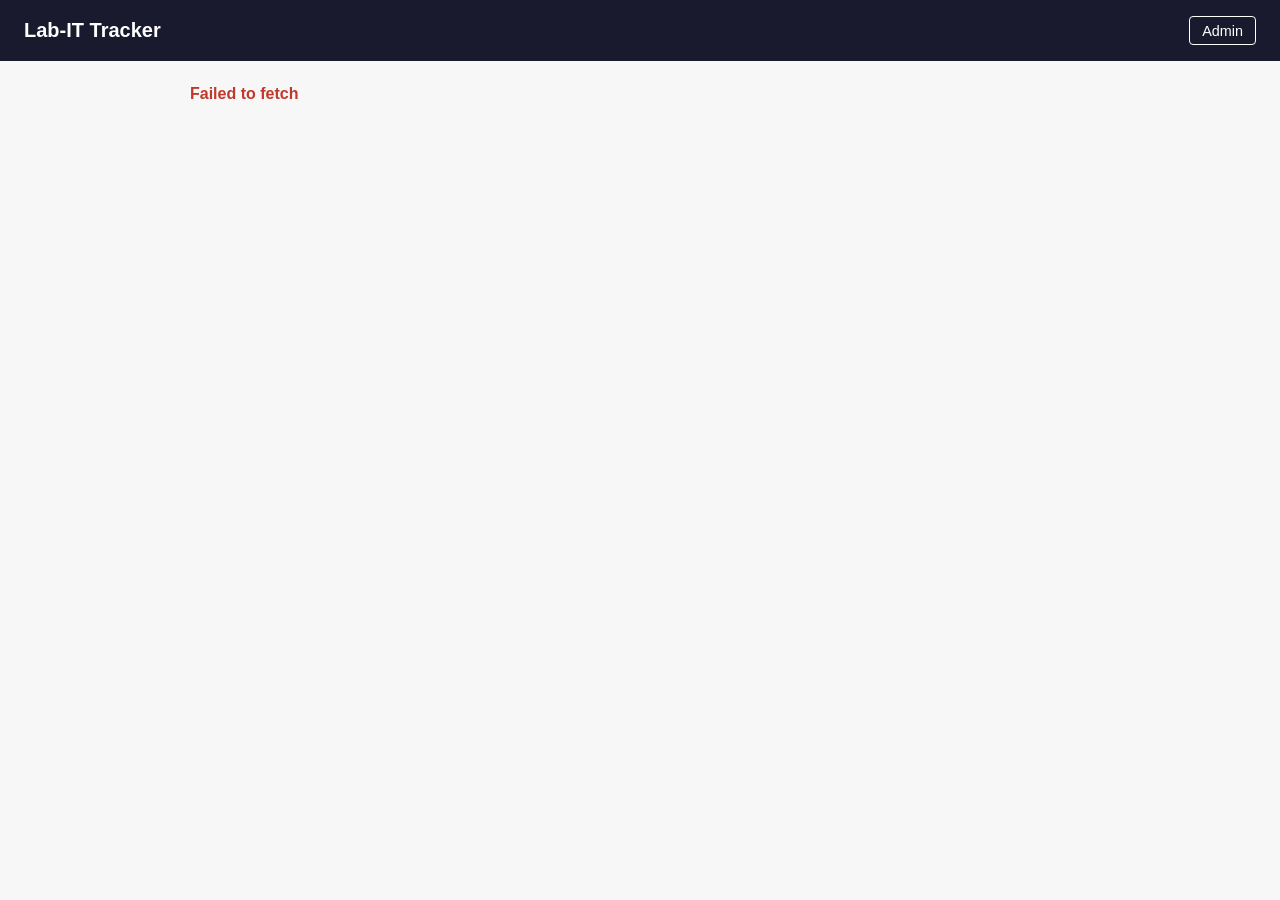
<file: index.html>
<!doctype html>
<html lang="en">
  <head>
    <meta charset="utf-8" />
    <meta name="viewport" content="width=device-width, initial-scale=1" />
    <title>Lab-IT Tracker</title>
    <link rel="stylesheet" href="assets/style.css" />
  </head>
  <body>
    <header>
      <h1>Lab-IT Tracker</h1>
      <a class="admin-link" href="admin/">Admin</a>
    </header>
    <main>
      <div id="status"></div>
      <table id="labs-table" class="labs-table" hidden>
        <thead>
          <tr>
            <th>Name</th>
            <th>Location</th>
            <th>Owner</th>
            <th>Status</th>
            <th>Tasks done</th>
          </tr>
        </thead>
        <tbody></tbody>
      </table>
    </main>
    <script src="assets/app.js"></script>
    <script>renderLabList();</script>
  </body>
</html>
</file>
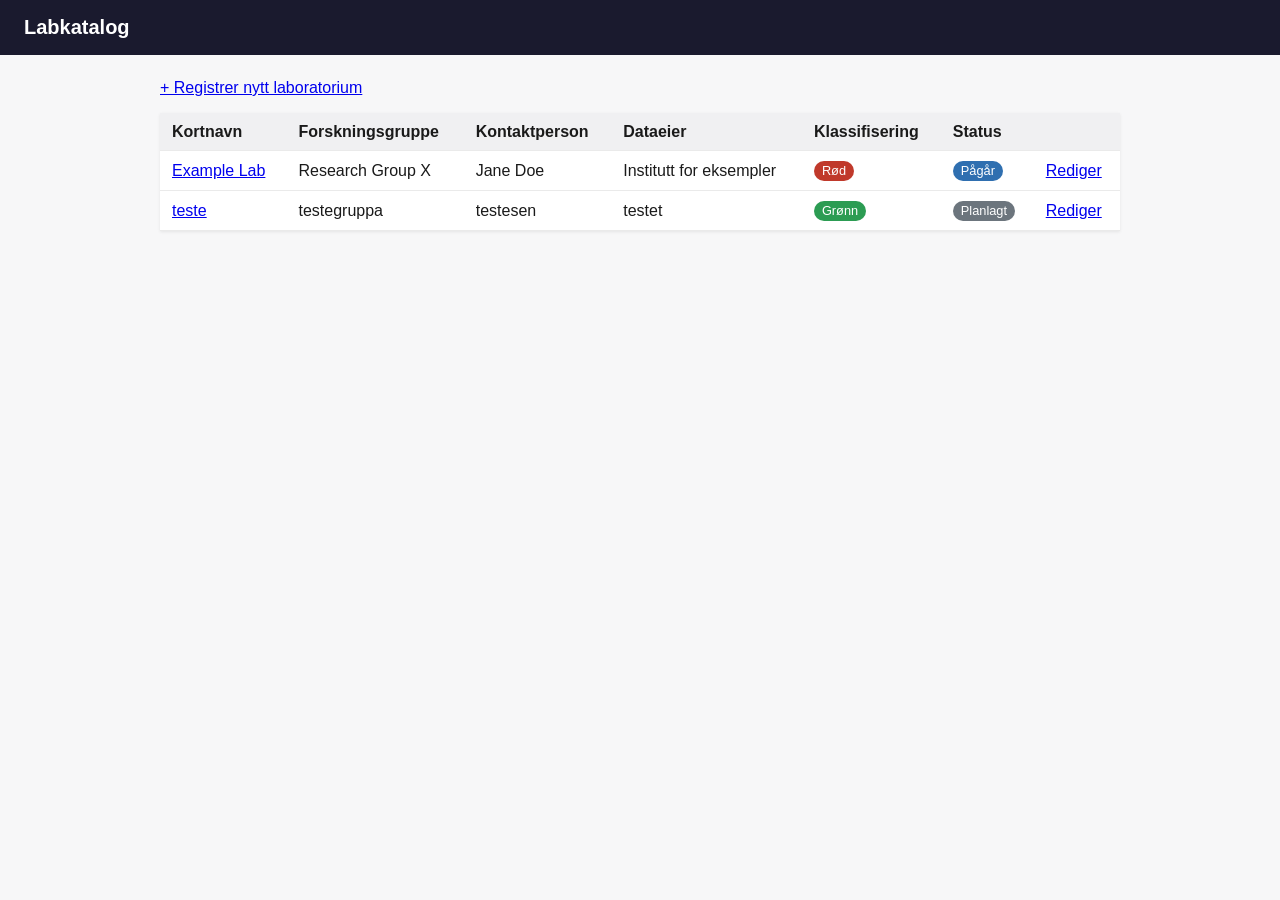
<file: catalog/index.html>
<!doctype html>
<html lang="no">
  <head>
    <meta charset="utf-8" />
    <meta name="viewport" content="width=device-width, initial-scale=1" />
    <title>Labkatalog</title>
    <link rel="stylesheet" href="assets/style.css" />
  </head>
  <body>
    <header>
      <h1>Labkatalog</h1>
    </header>
    <main>
      <p><a href="register.html">+ Registrer nytt laboratorium</a></p>
      <div id="status"></div>
      <table id="labs-table" class="labs-table" hidden>
        <thead>
          <tr>
            <th>Kortnavn</th>
            <th>Forskningsgruppe</th>
            <th>Kontaktperson</th>
            <th>Dataeier</th>
            <th>Klassifisering</th>
            <th>Status</th>
            <th></th>
          </tr>
        </thead>
        <tbody></tbody>
      </table>
    </main>
    <script src="assets/app.js"></script>
    <script>renderLabList();</script>
  </body>
</html>
</file>
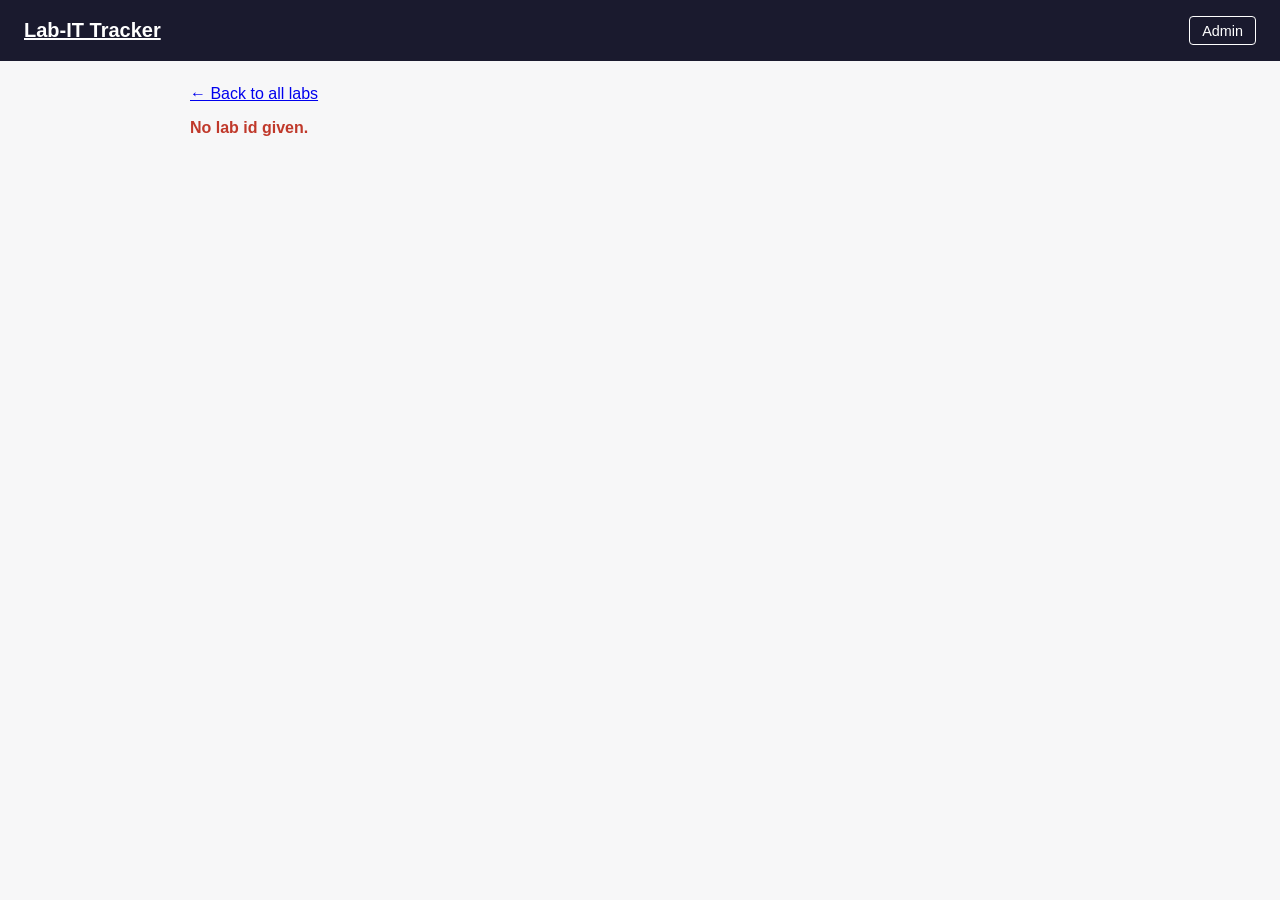
<file: lab.html>
<!doctype html>
<html lang="en">
  <head>
    <meta charset="utf-8" />
    <meta name="viewport" content="width=device-width, initial-scale=1" />
    <title>Lab-IT Tracker – Lab detail</title>
    <link rel="stylesheet" href="assets/style.css" />
  </head>
  <body>
    <header>
      <h1><a href="index.html">Lab-IT Tracker</a></h1>
      <a class="admin-link" href="admin/">Admin</a>
    </header>
    <main>
      <p><a href="index.html">&larr; Back to all labs</a></p>
      <div id="status"></div>
      <div id="lab-detail" hidden></div>
    </main>
    <script src="assets/app.js"></script>
    <script>renderLabDetail();</script>
  </body>
</html>
</file>
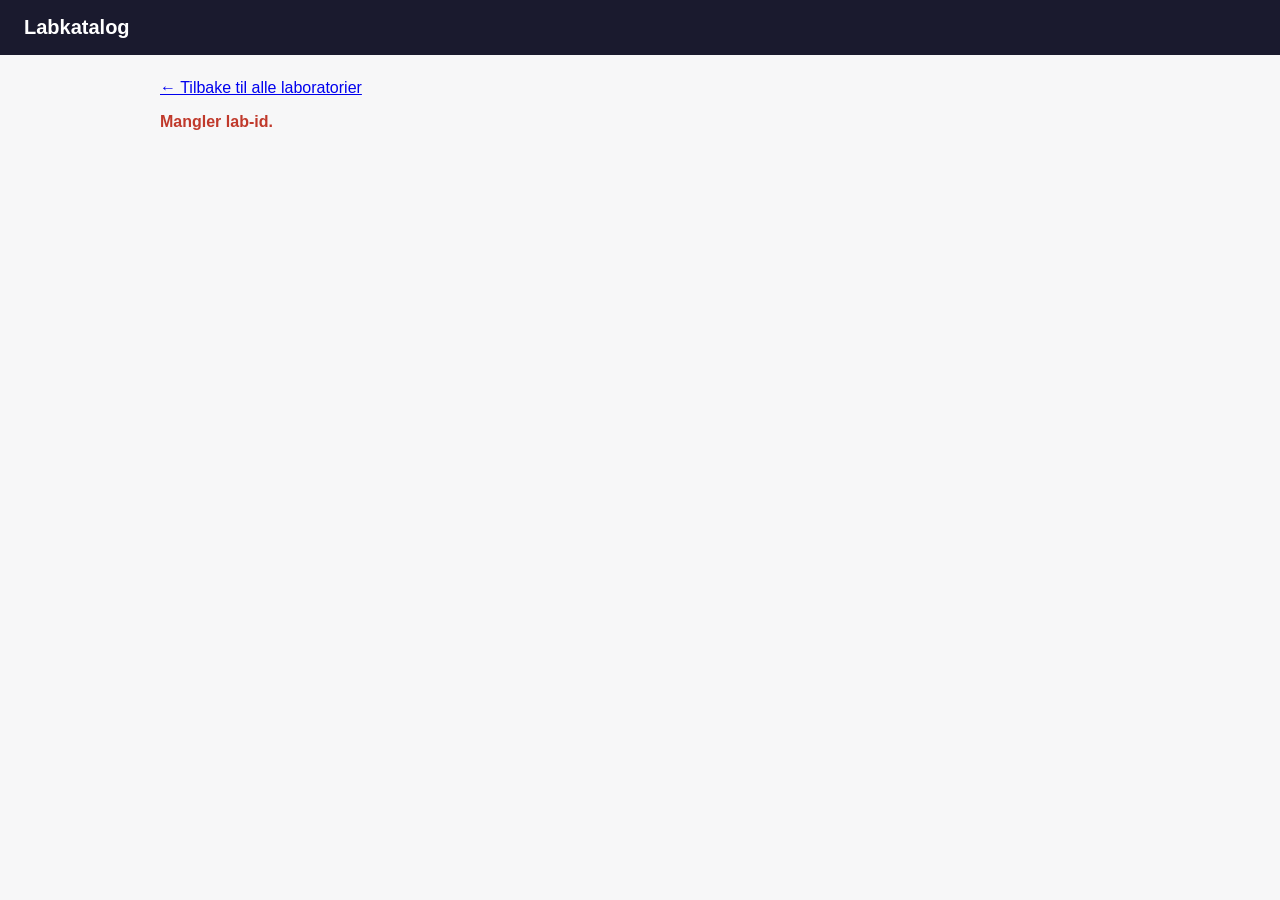
<file: catalog/lab.html>
<!doctype html>
<html lang="no">
  <head>
    <meta charset="utf-8" />
    <meta name="viewport" content="width=device-width, initial-scale=1" />
    <title>Labkatalog – Detaljer</title>
    <link rel="stylesheet" href="assets/style.css" />
  </head>
  <body>
    <header>
      <h1><a href="index.html">Labkatalog</a></h1>
    </header>
    <main>
      <p><a href="index.html">&larr; Tilbake til alle laboratorier</a></p>
      <div id="status"></div>
      <div id="lab-detail" hidden></div>
    </main>
    <script src="assets/app.js"></script>
    <script>renderLabDetail();</script>
  </body>
</html>
</file>
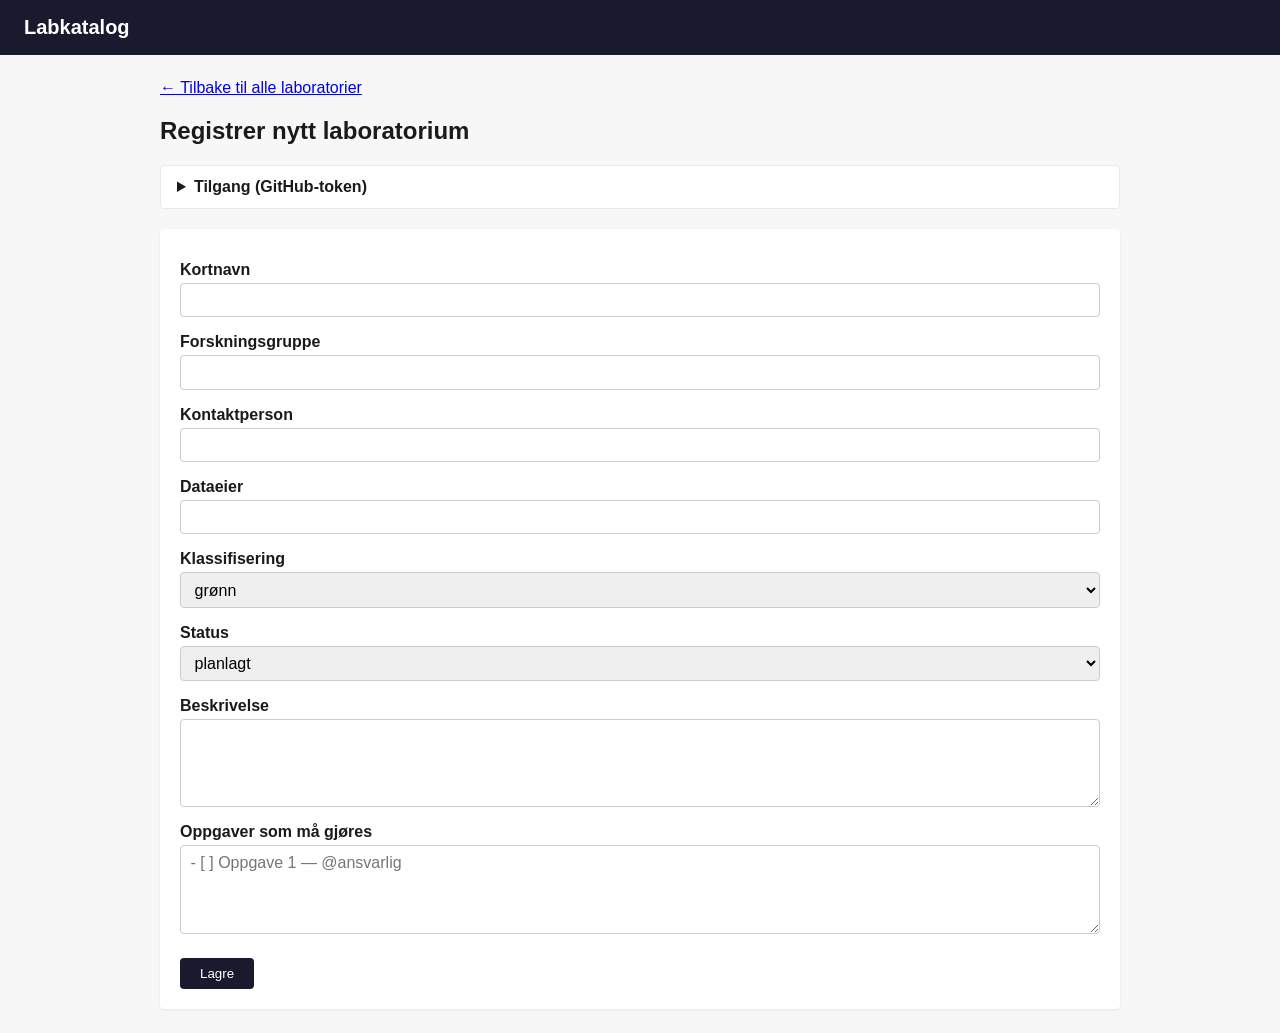
<file: catalog/register.html>
<!doctype html>
<html lang="no">
  <head>
    <meta charset="utf-8" />
    <meta name="viewport" content="width=device-width, initial-scale=1" />
    <title>Labkatalog – Registrer / rediger</title>
    <link rel="stylesheet" href="assets/style.css" />
  </head>
  <body>
    <header>
      <h1><a href="index.html">Labkatalog</a></h1>
    </header>
    <main>
      <p><a href="index.html">&larr; Tilbake til alle laboratorier</a></p>
      <h2 id="form-title">Registrer nytt laboratorium</h2>
      <p id="slug-hint" class="hint"></p>
      <div id="status"></div>

      <details class="token-box">
        <summary>Tilgang (GitHub-token)</summary>
        <p class="hint">
          Lag en <em>fine-grained personal access token</em> på GitHub (Settings →
          Developer settings → Personal access tokens → Fine-grained tokens), begrenset til
          <strong>dette repoet</strong> med tillatelsen <strong>Contents: Read and write</strong>.
          Tokenet lagres kun i denne nettleseren (localStorage) og sendes direkte til
          <code>api.github.com</code> — aldri til noe annet sted. Sett en kort utløpsdato og
          fjern/regenerer tokenet om du mistenker det er kompromittert.
        </p>
        <label for="gh-token">Personal access token</label>
        <input type="password" id="gh-token" autocomplete="off" placeholder="github_pat_..." />
        <div class="token-actions">
          <button type="button" id="save-token">Lagre token</button>
          <button type="button" id="clear-token" class="secondary">Fjern token</button>
        </div>
      </details>

      <form id="lab-form" class="lab-form">
        <label for="kortnavn">Kortnavn</label>
        <input type="text" id="kortnavn" name="kortnavn" required />

        <label for="forskningsgruppe">Forskningsgruppe</label>
        <input type="text" id="forskningsgruppe" name="forskningsgruppe" required />

        <label for="kontaktperson">Kontaktperson</label>
        <input type="text" id="kontaktperson" name="kontaktperson" required />

        <label for="dataeier">Dataeier</label>
        <input type="text" id="dataeier" name="dataeier" required />

        <label for="klassifisering">Klassifisering</label>
        <select id="klassifisering" name="klassifisering" required>
          <option value="grønn">grønn</option>
          <option value="gul">gul</option>
          <option value="rød">rød</option>
        </select>

        <label for="status">Status</label>
        <select id="status" name="status" required>
          <option value="planlagt">planlagt</option>
          <option value="pågår">pågår</option>
          <option value="fullført">fullført</option>
          <option value="på vent">på vent</option>
        </select>

        <label for="beskrivelse">Beskrivelse</label>
        <textarea id="beskrivelse" name="beskrivelse" rows="4"></textarea>

        <label for="oppgaver">Oppgaver som må gjøres</label>
        <textarea
          id="oppgaver"
          name="oppgaver"
          rows="4"
          placeholder="- [ ] Oppgave 1 — @ansvarlig"
        ></textarea>

        <button type="submit">Lagre</button>
      </form>
    </main>
    <script src="assets/register.js"></script>
    <script>initRegisterForm();</script>
  </body>
</html>
</file>
<file: assets/style.css>
body {
  font-family: -apple-system, BlinkMacSystemFont, "Segoe UI", Roboto, sans-serif;
  margin: 0;
  color: #1a1a1a;
  background: #f7f7f8;
}

header {
  display: flex;
  align-items: center;
  justify-content: space-between;
  padding: 1rem 1.5rem;
  background: #1a1a2e;
  color: white;
}

header a {
  color: white;
}

header h1 {
  font-size: 1.25rem;
  margin: 0;
}

main {
  max-width: 900px;
  margin: 1.5rem auto;
  padding: 0 1rem;
}

.admin-link {
  border: 1px solid white;
  padding: 0.35rem 0.75rem;
  border-radius: 4px;
  text-decoration: none;
  font-size: 0.9rem;
}

table.labs-table {
  width: 100%;
  border-collapse: collapse;
  background: white;
  box-shadow: 0 1px 3px rgba(0, 0, 0, 0.08);
}

.labs-table th,
.labs-table td {
  text-align: left;
  padding: 0.6rem 0.75rem;
  border-bottom: 1px solid #eaeaea;
}

.labs-table th {
  background: #f0f0f2;
}

.badge {
  display: inline-block;
  padding: 0.15rem 0.5rem;
  border-radius: 999px;
  font-size: 0.8rem;
  color: white;
  background: #888;
}

.badge-planned,
.badge-todo {
  background: #6c757d;
}

.badge-in-progress {
  background: #d19a2c;
}

.badge-completed,
.badge-done {
  background: #2c9c53;
}

.badge-on-hold,
.badge-blocked {
  background: #c0392b;
}

.error {
  color: #c0392b;
  font-weight: 600;
}

dl.meta {
  display: grid;
  grid-template-columns: max-content 1fr;
  gap: 0.25rem 1rem;
}

dl.meta dt {
  font-weight: 600;
  color: #555;
}
</file>
<file: catalog/assets/style.css>
body {
  font-family: -apple-system, BlinkMacSystemFont, "Segoe UI", Roboto, sans-serif;
  margin: 0;
  color: #1a1a1a;
  background: #f7f7f8;
}

header {
  padding: 1rem 1.5rem;
  background: #1a1a2e;
  color: white;
}

header a {
  color: white;
  text-decoration: none;
}

header h1 {
  font-size: 1.25rem;
  margin: 0;
}

main {
  max-width: 960px;
  margin: 1.5rem auto;
  padding: 0 1rem;
}

table.labs-table {
  width: 100%;
  border-collapse: collapse;
  background: white;
  box-shadow: 0 1px 3px rgba(0, 0, 0, 0.08);
}

.labs-table th,
.labs-table td {
  text-align: left;
  padding: 0.6rem 0.75rem;
  border-bottom: 1px solid #eaeaea;
}

.labs-table th {
  background: #f0f0f2;
}

.badge {
  display: inline-block;
  padding: 0.15rem 0.5rem;
  border-radius: 999px;
  font-size: 0.8rem;
  color: white;
  background: #888;
  text-transform: capitalize;
}

.badge-klass-grønn {
  background: #2c9c53;
}

.badge-klass-gul {
  background: #d19a2c;
  color: #1a1a1a;
}

.badge-klass-rød {
  background: #c0392b;
}

.badge-status-planlagt {
  background: #6c757d;
}

.badge-status-pågår {
  background: #2f6fb0;
}

.badge-status-fullført {
  background: #2c9c53;
}

.badge-status-på-vent {
  background: #c0392b;
}

.error {
  color: #c0392b;
  font-weight: 600;
}

dl.meta {
  display: grid;
  grid-template-columns: max-content 1fr;
  gap: 0.25rem 1rem;
}

dl.meta dt {
  font-weight: 600;
  color: #555;
}

.hint {
  color: #555;
  font-size: 0.9rem;
}

.token-box {
  background: white;
  border: 1px solid #eaeaea;
  border-radius: 4px;
  padding: 0.75rem 1rem;
  margin-bottom: 1.25rem;
}

.token-box summary {
  cursor: pointer;
  font-weight: 600;
}

.token-box input[type="password"] {
  width: 100%;
  max-width: 28rem;
  padding: 0.4rem 0.5rem;
  margin: 0.4rem 0;
  box-sizing: border-box;
}

.token-actions {
  display: flex;
  gap: 0.5rem;
}

.lab-form {
  display: flex;
  flex-direction: column;
  gap: 0.25rem;
  background: white;
  padding: 1.25rem;
  border-radius: 4px;
  box-shadow: 0 1px 3px rgba(0, 0, 0, 0.08);
}

.lab-form label {
  font-weight: 600;
  margin-top: 0.75rem;
}

.lab-form input,
.lab-form select,
.lab-form textarea {
  padding: 0.45rem 0.6rem;
  font: inherit;
  border: 1px solid #ccc;
  border-radius: 4px;
}

.lab-form button {
  align-self: flex-start;
  margin-top: 1.25rem;
  padding: 0.5rem 1.25rem;
  border: none;
  border-radius: 4px;
  background: #1a1a2e;
  color: white;
  cursor: pointer;
}

.lab-form button.secondary,
button.secondary {
  background: #888;
}
</file>
